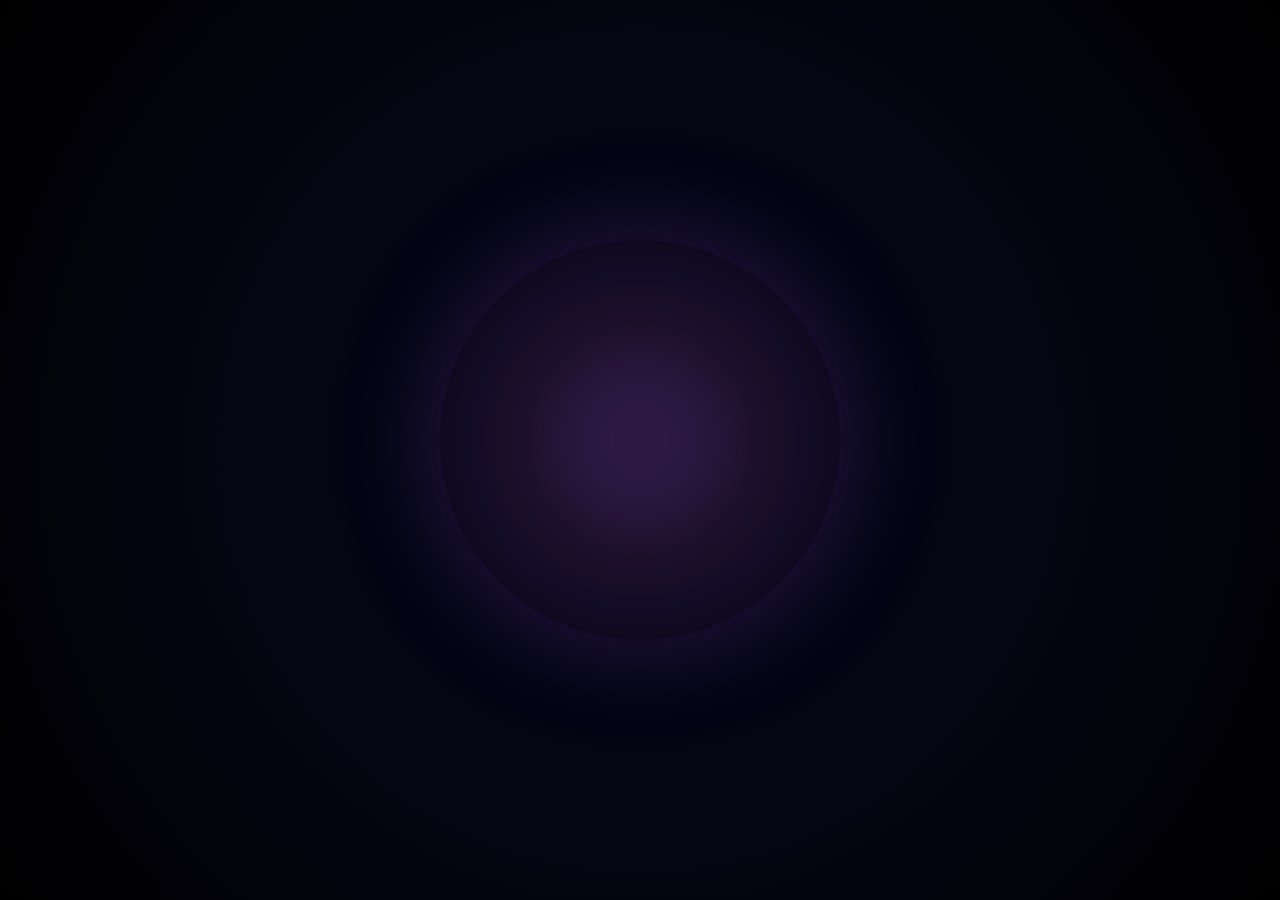
<file: index.html>
<!DOCTYPE html>
<html lang="en">
<head>
    <meta charset="UTF-8">
    <meta name="viewport" content="width=device-width, initial-scale=1.0">
    <title>Coming Soon</title>
    <link rel="stylesheet" href="./style.css">
</head>
<body>
    <div class="container">
        <div class="graphic fade-in"></div>
        <div class="text">
            <div class="coming-soon">Coming Soon</div>
            <div class="blackhole">Travis Graham</div>
        </div>
    </div>
</body>
</html>
</file>
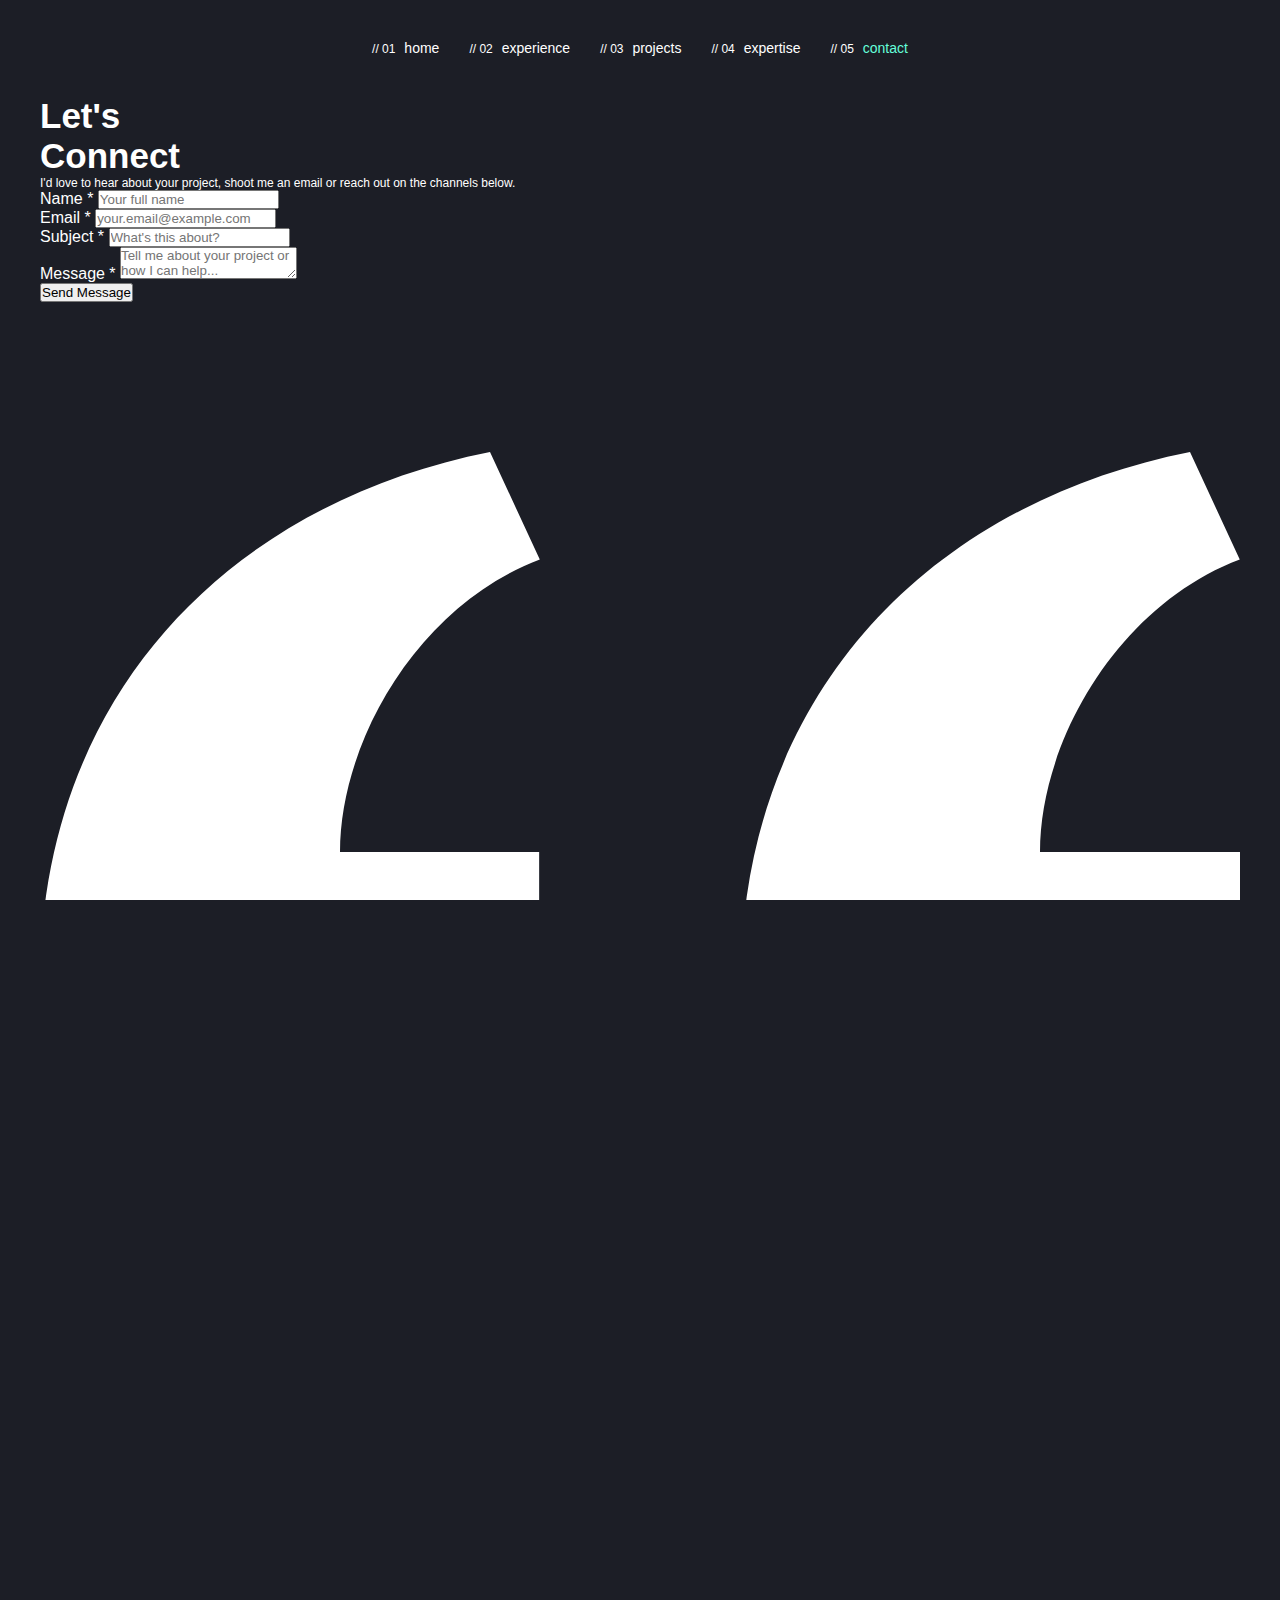
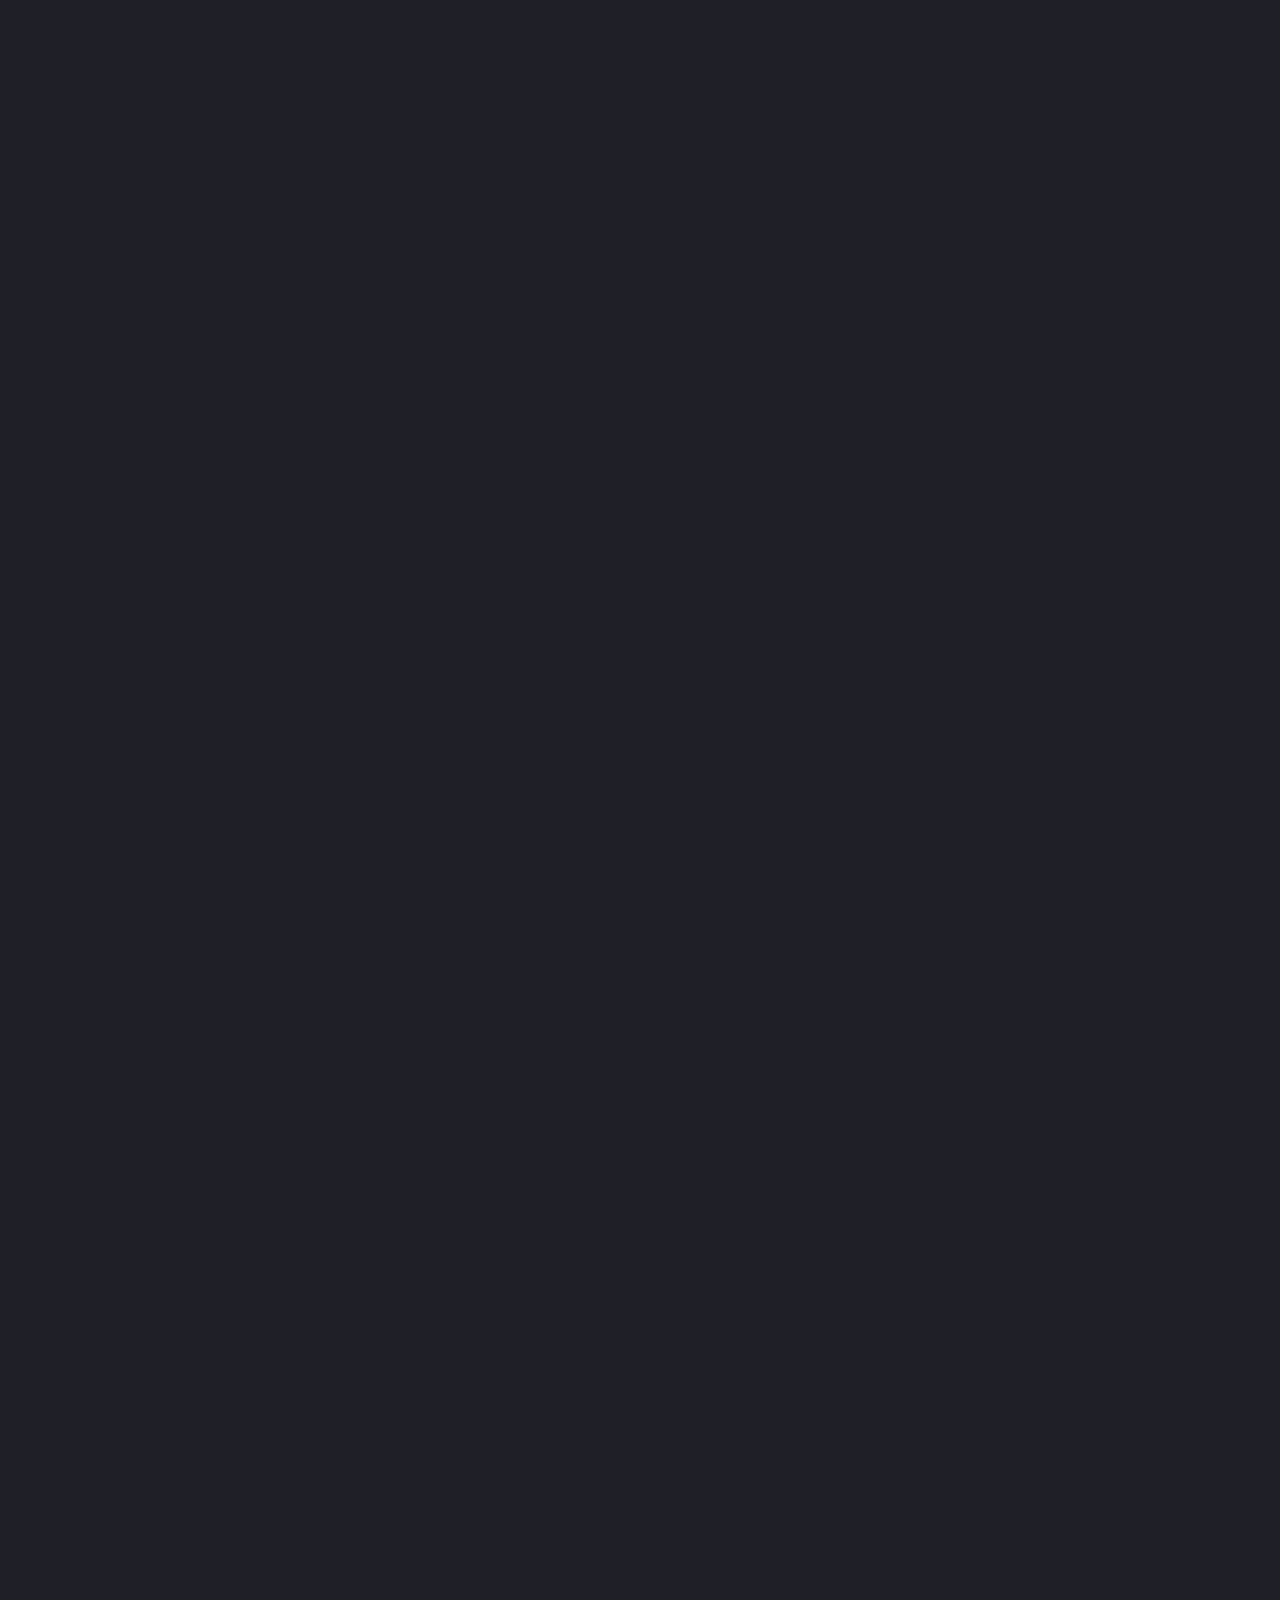
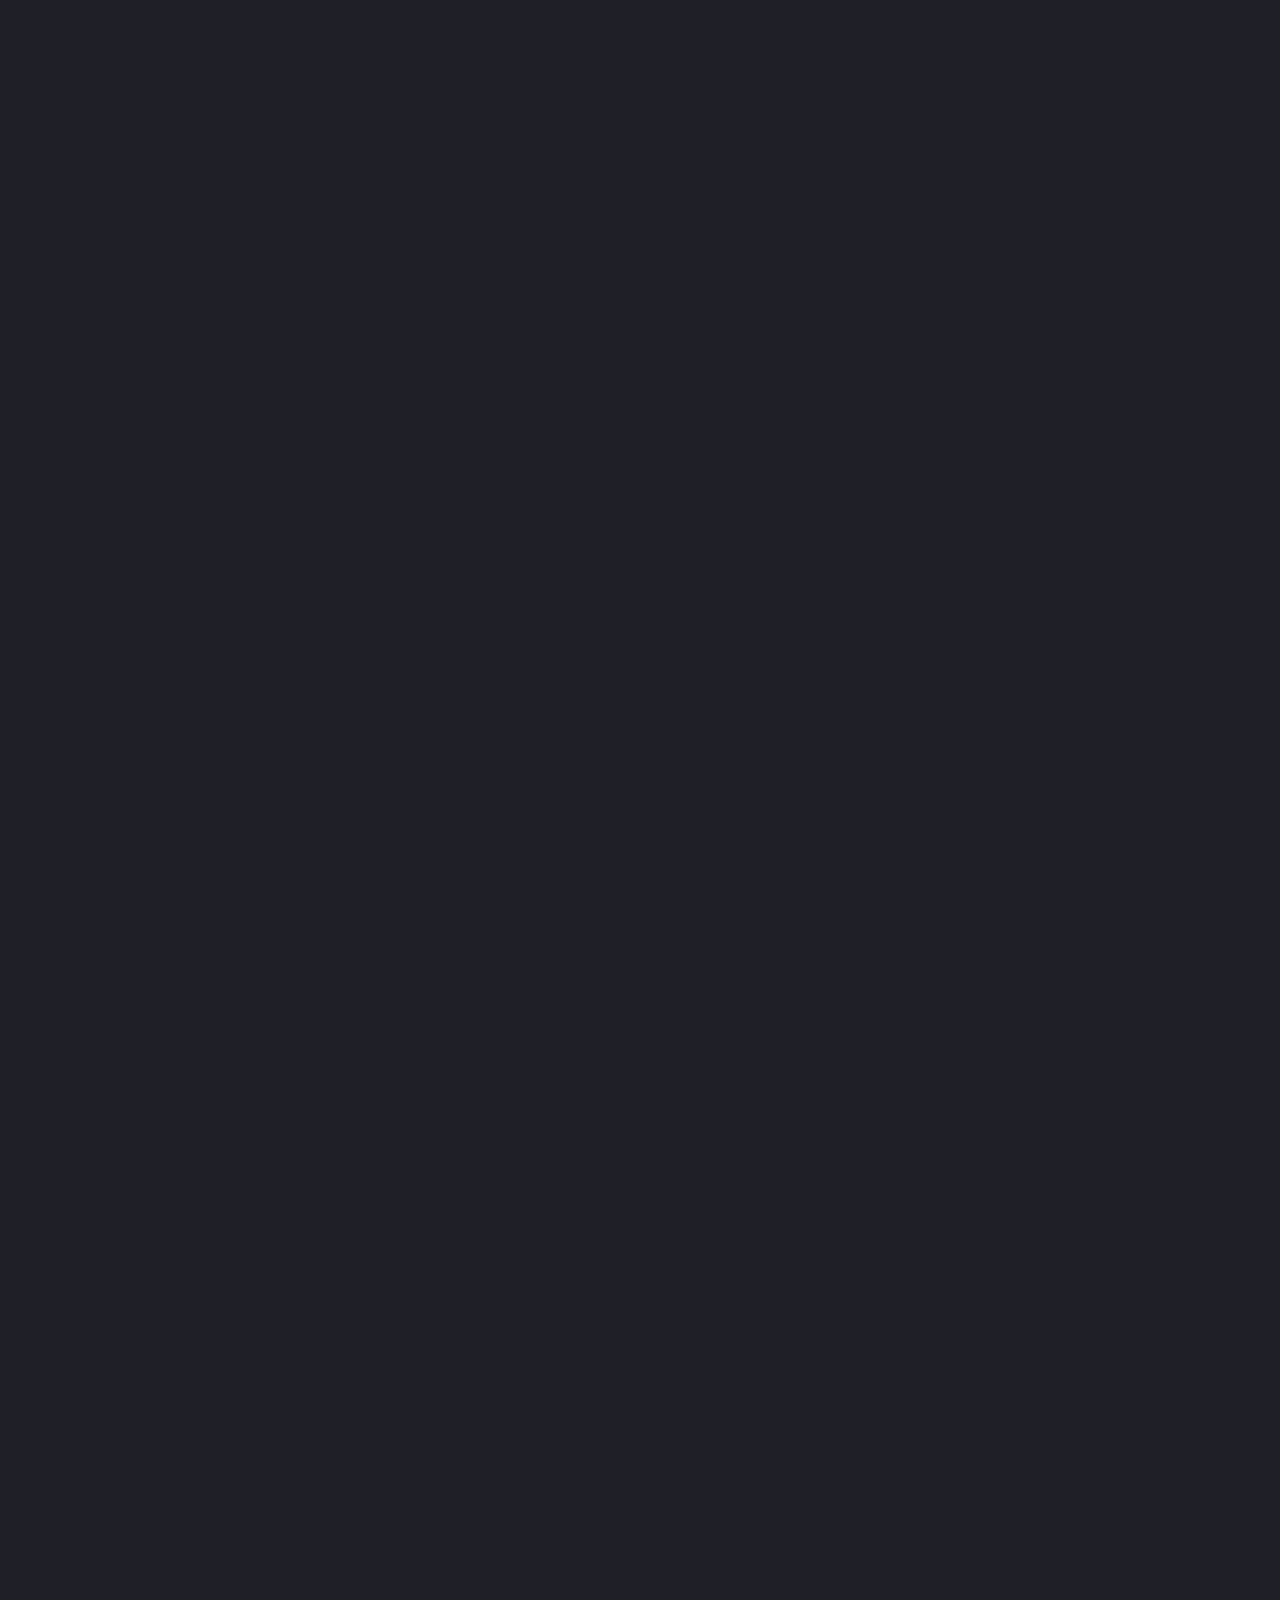
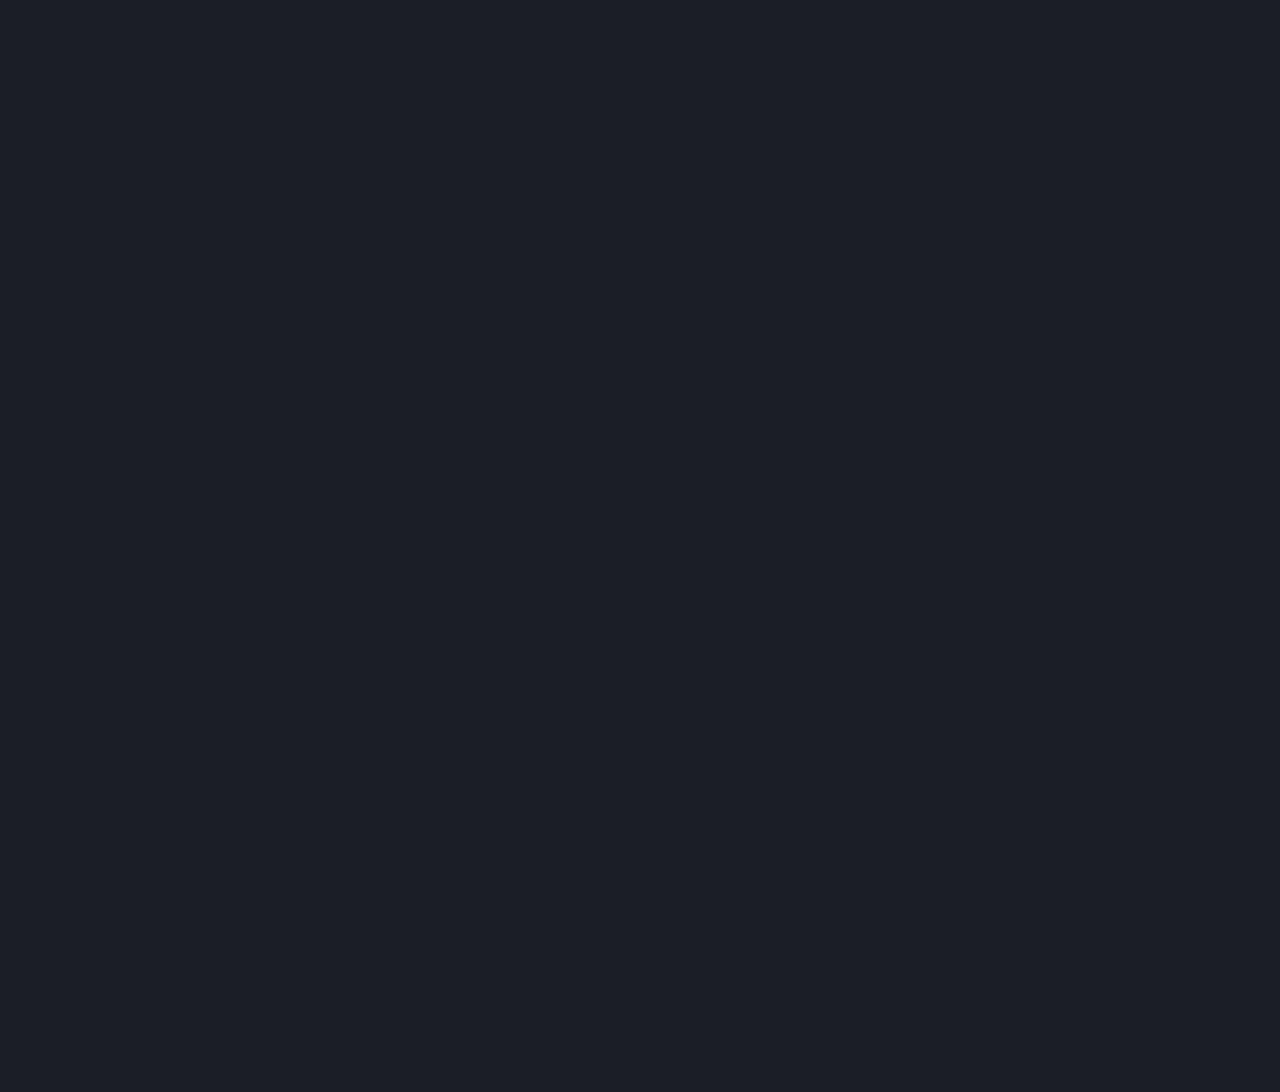
<file: contact.html>
<!DOCTYPE html>
<html lang="en">
<head>
    <meta charset="UTF-8">
    <meta name="viewport" content="width=device-width, initial-scale=1.0">
    <title>Contact - Travis Graham</title>
    <link rel="stylesheet" href="css/style.css">
</head>
<body>
    <div class="container">
        <main class="main-content">
            <nav class="navigation">
                <a href="index.html" class="nav-item"><span class="nav-number">// 01</span> home</a>
                <a href="experience.html" class="nav-item"><span class="nav-number">// 02</span> experience</a>
                <a href="projects.html" class="nav-item"><span class="nav-number">// 03</span> projects</a>
                <a href="expertise.html" class="nav-item"><span class="nav-number">// 04</span> expertise</a>
                <a href="contact.html" class="nav-item active"><span class="nav-number">// 05</span> contact</a>
            </nav>

            <header class="contact-header">
                <h1 class="page-header align-left">Let's<br>Connect</h1>
                <p class="contact-subtitle">I'd love to hear about your project, shoot me an email or reach out on the channels below.</p>
            </header>

            <section class="contact-section">
                <div class="contact-left">
                    <form class="contact-form" id="contactForm">
                        <div id="messageContainer"></div>
                        
                        <div class="form-row">
                            <div class="form-group">
                                <label for="name" class="form-label">Name *</label>
                                <input type="text" id="name" name="name" class="form-input" placeholder="Your full name" required>
                            </div>

                            <div class="form-group">
                                <label for="email" class="form-label">Email *</label>
                                <input type="email" id="email" name="email" class="form-input" placeholder="your.email@example.com" required>
                            </div>
                        </div>

                        <div class="form-group">
                            <label for="subject" class="form-label">Subject *</label>
                            <input type="text" id="subject" name="subject" class="form-input" placeholder="What's this about?" required>
                        </div>

                        <div class="form-group">
                            <label for="message" class="form-label">Message *</label>
                            <textarea id="message" name="message" class="form-textarea" placeholder="Tell me about your project or how I can help..." required></textarea>
                        </div>

                        <button type="submit" class="form-button" id="submitBtn">
                            <span id="btnText">Send Message</span>
                        </button>
                    </form>
                </div>

                <div class="testimonials">
                    <div class="testimonial">
                        <div class="testimonial-header">
                            <svg class="testimonial-quote" viewBox="0 0 24 24" fill="currentColor">
                                <path d="M14.017 21v-7.391c0-5.704 3.731-9.57 8.983-10.609l.995 2.151c-2.432.917-3.995 3.638-3.995 5.849h4v10h-9.983zm-14.017 0v-7.391c0-5.704 3.748-9.57 9-10.609l.996 2.151c-2.433.917-3.996 3.638-3.996 5.849h3.983v10h-9.983z"/>
                            </svg>
                            <img src="imgs/avatar-1.jpg" alt="Testimonial" class="testimonial-avatar">
                        </div>
                        <div class="testimonial-content">
                            <p class="testimonial-text">"Travis brings this rare blend of technical skill, creative vision, and actual execution. He has a way of stepping into messy situations and quickly bringing clarity and momentum. Whether it's embedded systems, branding, or events, he just gets things done — and done well. Working with him genuinely raised my expectations of what a great collaborator looks like. — Adrian Velasquez, Senior Systems Architect, LumaCore"</p>
                        </div>
                    </div>

                    <div class="testimonial">
                        <div class="testimonial-header">
                            <svg class="testimonial-quote" viewBox="0 0 24 24" fill="currentColor">
                                <path d="M14.017 21v-7.391c0-5.704 3.731-9.57 8.983-10.609l.995 2.151c-2.432.917-3.995 3.638-3.995 5.849h4v10h-9.983zm-14.017 0v-7.391c0-5.704 3.748-9.57 9-10.609l.996 2.151c-2.433.917-3.996 3.638-3.996 5.849h3.983v10h-9.983z"/>
                            </svg>
                            <img src="imgs/avatar-2.jpg" alt="Testimonial" class="testimonial-avatar">
                        </div>
                        <div class="testimonial-content">
                            <p class="testimonial-text">"I've seen Travis take a vague idea on a napkin and turn it into a working prototype before the coffee even cooled. His brain moves faster than most teams." 
— Mina S., Embedded Systems Lead at MicroNova"</p>
                        </div>
                    </div>

                    <div class="testimonial">
                        <div class="testimonial-header">
                            <svg class="testimonial-quote" viewBox="0 0 24 24" fill="currentColor">
                                <path d="M14.017 21v-7.391c0-5.704 3.731-9.57 8.983-10.609l.995 2.151c-2.432.917-3.995 3.638-3.995 5.849h4v10h-9.983zm-14.017 0v-7.391c0-5.704 3.748-9.57 9-10.609l.996 2.151c-2.433.917-3.996 3.638-3.996 5.849h3.983v10h-9.983z"/>
                            </svg>
                            <img src="imgs/avatar-3.webp" alt="Testimonial" class="testimonial-avatar">
                        </div>
                        <div class="testimonial-content">
                            <p class="testimonial-text">""When Travis says he's going to do something, it gets done — and usually better than you imagined. Whether it's building hardware, launching a brand, or organizing a killer event, he's your guy."
— Lena Cho, Product Strategist & Founder, Forma Studio"</p>
                        </div>
                    </div>
                </div>
            </section>
        </main>
    </div>

    <script>
        document.addEventListener('DOMContentLoaded', function() {
            const form = document.getElementById('contactForm');
            const messageContainer = document.getElementById('messageContainer');
            const submitBtn = document.getElementById('submitBtn');
            const btnText = document.getElementById('btnText');

            function showMessage(message, type) {
                messageContainer.innerHTML = `<div class="message ${type}">${message}</div>`;
                setTimeout(() => {
                    messageContainer.innerHTML = '';
                }, 5000);
            }

            function validateEmail(email) {
                const emailRegex = /^[^\s@]+@[^\s@]+\.[^\s@]+$/;
                return emailRegex.test(email);
            }

            function validateForm(formData) {
                const errors = [];

                if (!formData.get('name').trim()) {
                    errors.push('Name is required');
                }

                if (!formData.get('email').trim()) {
                    errors.push('Email is required');
                } else if (!validateEmail(formData.get('email'))) {
                    errors.push('Please enter a valid email address');
                }

                if (!formData.get('subject').trim()) {
                    errors.push('Subject is required');
                }

                if (!formData.get('message').trim()) {
                    errors.push('Message is required');
                } else if (formData.get('message').trim().length < 10) {
                    errors.push('Message must be at least 10 characters long');
                }

                return errors;
            }

            async function submitForm(formData) {
                // Simulate API call delay
                await new Promise(resolve => setTimeout(resolve, 1500));

                // Simulate random success/failure for demo purposes
                const isSuccess = Math.random() > 0.3; // 70% success rate for demo

                if (isSuccess) {
                    return { success: true };
                } else {
                    throw new Error('Failed to send message. Please try again.');
                }
            }

            form.addEventListener('submit', async function(e) {
                e.preventDefault();

                const formData = new FormData(form);
                const errors = validateForm(formData);

                if (errors.length > 0) {
                    showMessage(errors.join(', '), 'error');
                    return;
                }

                // Update button state
                submitBtn.disabled = true;
                btnText.textContent = 'Sending...';

                try {
                    await submitForm(formData);
                    
                    showMessage('Thank you! Your message has been sent successfully. I\'ll get back to you soon.', 'success');
                    form.reset();
                    
                } catch (error) {
                    showMessage(error.message, 'error');
                } finally {
                    // Reset button state
                    submitBtn.disabled = false;
                    btnText.textContent = 'Send Message';
                }
            });

            // Add input animation effects
            const inputs = document.querySelectorAll('.form-input, .form-textarea');
            inputs.forEach(input => {
                input.addEventListener('focus', function() {
                    this.parentElement.style.transform = 'translateY(-2px)';
                });

                input.addEventListener('blur', function() {
                    this.parentElement.style.transform = 'translateY(0)';
                });
            });
        });
    </script>
</body>
</html>
</file>
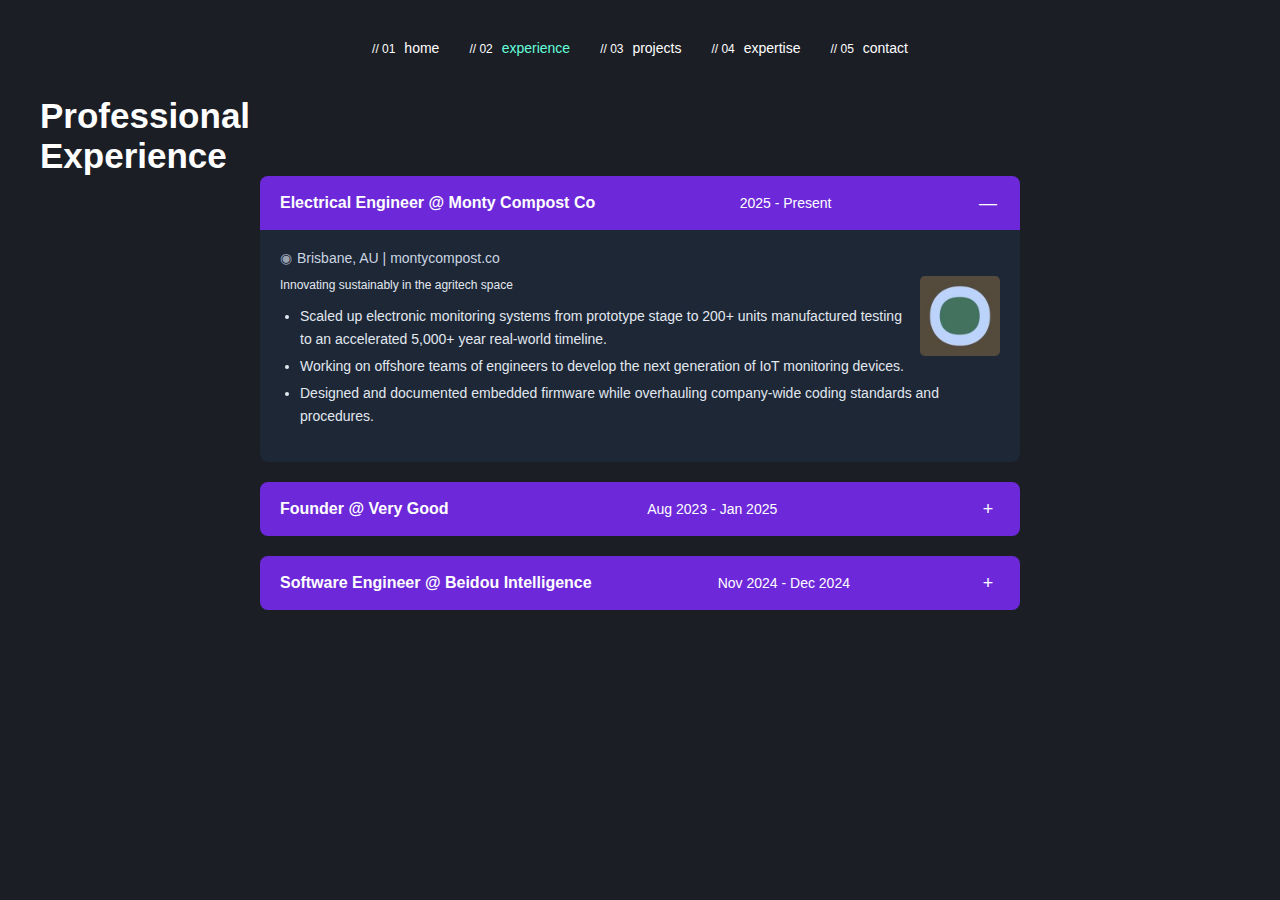
<file: experience.html>
<!DOCTYPE html>
<html lang="en">
<head>
    <meta charset="UTF-8">
    <meta name="viewport" content="width=device-width, initial-scale=1.0">
    <title>Travis Graham - Professional Experience</title>
    <link rel="stylesheet" href="css/style.css">
</head>
<body>
    <div class="container">
        <main class="main-content">
            <nav class="navigation">
                <a href="index.html" class="nav-item"><span class="nav-number"><s>// 01</s></span> home</a>
                <a href="experience.html" class="nav-item active"><span class="nav-number">// 02</span> experience</a>
                <a href="projects.html" class="nav-item"><span class="nav-number"><s>// 03</s></span> projects</a>
                <a href="expertise.html" class="nav-item"><span class="nav-number"><s>// 04</s></span> expertise</a>
                <a href="contact.html" class="nav-item"><span class="nav-number"><s>// 05</s></span> contact</a>
            </nav>

            <h1 class="page-header">Professional<br>Experience</h1>
            
            <div class="experience-container">
                <div class="experience-item">
                    <div class="experience-header-bar" onclick="toggleExperience('exp1')">
                        <div class="job-title">Electrical Engineer @ Monty Compost Co</div>
                        <div class="job-period">2025 - Present</div>
                        <button class="toggle-btn">—</button>
                    </div>
                    <div id="exp1" class="experience-content active">
                        <div class="location">
                            <span class="location-icon">◉</span> Brisbane, AU | montycompost.co
                        </div>
                        <img src="imgs/monty-logo.jpg" alt="Monty Compost Co Logo" class="company-image">
                        <div class="experience-details">
                          <p>Innovating sustainably in the agritech space</p>
                          <ul>
                            <li>Scaled up electronic monitoring systems from prototype stage to 200+ units manufactured testing to an accelerated 5,000+ year real-world timeline.</li>
                            <li>Working on offshore teams of engineers to develop the next generation of IoT monitoring devices.</li>
                            <li>Designed and documented embedded firmware while overhauling company-wide coding standards and procedures.</li>
                          </ul>
                        </div>
                    </div>
                </div>
                
                <div class="experience-item">
                    <div class="experience-header-bar" onclick="toggleExperience('exp2')">
                        <div class="job-title">Founder @ Very Good</div>
                        <div class="job-period">Aug 2023 - Jan 2025</div>
                        <button class="toggle-btn">+</button>
                    </div>
                    <div id="exp2" class="experience-content">
                        <div class="location">
                            <span class="location-icon">◉</span> Brisbane, AU | verygoodmatcha.com.au
                        </div>
                        <img src="imgs/verygood-logo.png" alt="Very Good Logo" class="company-image">
                        <div class="experience-details">
                            <p>Founded a revolutionary approach to enjoying matcha on the go with premium quality matcha sachets.</p>
                            <ul>
                                <li>Created and launched two products: ceremonial grade matcha sachets and tins</li>
                                <li>Retailed 4,000+ units and generated $8K/month via eCommerce and wholesale</li>
                                <li>Managed market stalls, digital campaigns, and $20K+ in international inventory</li>
                            </ul>
                        </div>
                    </div>
                </div>
                
                <div class="experience-item">
                    <div class="experience-header-bar" onclick="toggleExperience('exp3')">
                        <div class="job-title">Software Engineer @ Beidou Intelligence</div>
                        <div class="job-period">Nov 2024 - Dec 2024</div>
                        <button class="toggle-btn">+</button>
                    </div>
                    <div id="exp3" class="experience-content">
                        <div class="location">
                            <span class="location-icon">◉</span> Shezhen, China
                        </div>
                        <div class="experience-details">
                            <p>Short-term contract focusing on scaling AI inference systems for specialized computer vision applications.</p>
                            <ul>
                                <li>Implemented inference optimization for real-time video analysis</li>
                                <li>Developed Python backend integrations for AI-based object detection systems</li>
                                <li>Collaborated with international team to deploy and test AI models in production</li>
                            </ul>
                        </div>
                    </div>
                </div>
            </div>
        </main>
    </div>

    <script src="js/script.js"></script>
</body>
</html>
</file>
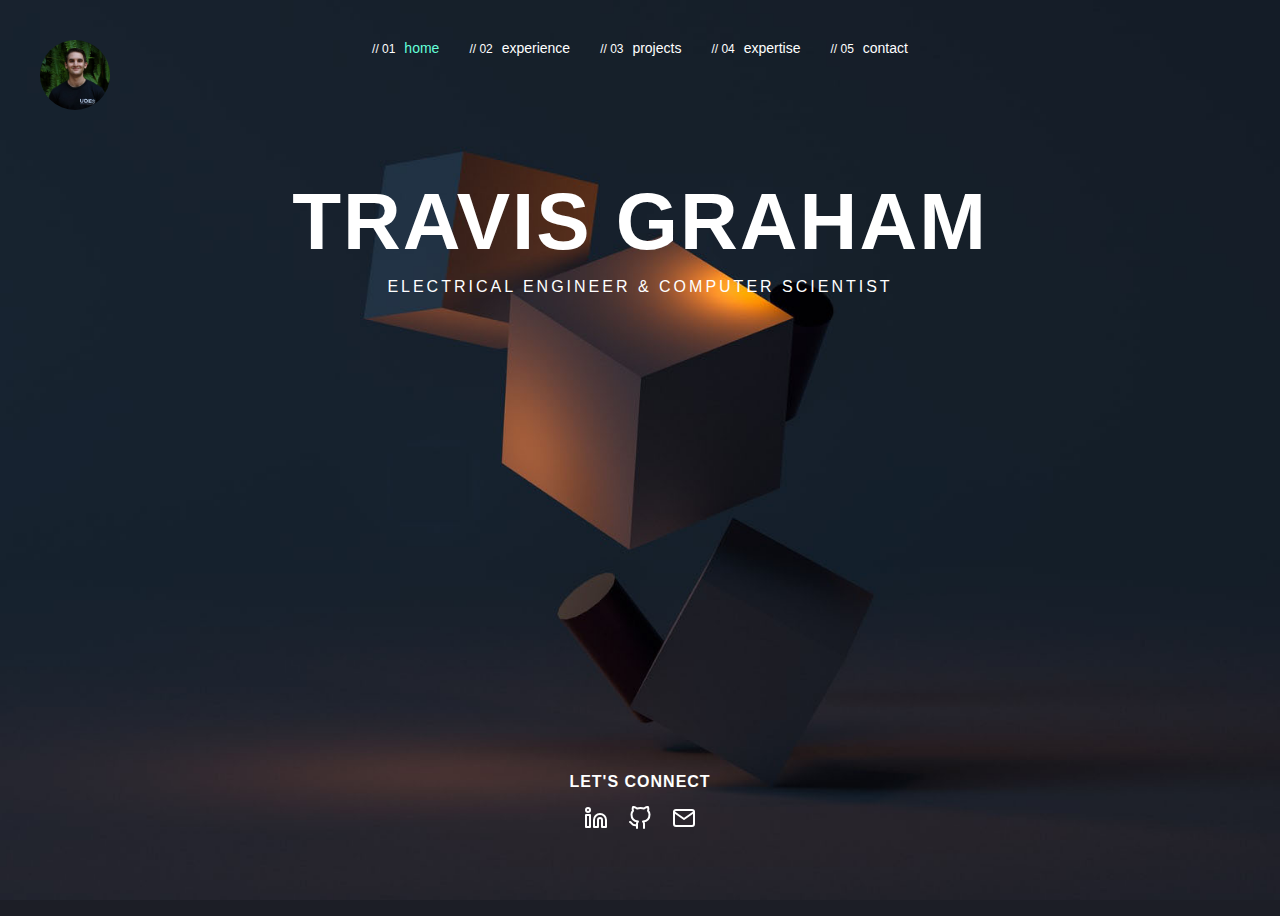
<file: home.html>
<!DOCTYPE html>
<html lang="en">
<head>
    <meta charset="UTF-8">
    <meta name="viewport" content="width=device-width, initial-scale=1.0">
    <title>Travis Graham - Home</title>
    <link rel="stylesheet" href="css/style.css">
    <style>
        /* Set full-screen background image */
        .body-home {
            background-image: url('imgs/home-background-img.jpg');
            background-size: cover;
            background-position: center;
            background-repeat: no-repeat;
            background-attachment: fixed;
        }
        
        /* Ensure container doesn't have a background that blocks the image */
        .container, .main-content {
            background-color: transparent;
        }
        
        /* Add a subtle overlay to improve text readability */
        body::before {
            content: '';
            position: fixed;
            top: 0;
            left: 0;
            width: 100%;
            height: 100%;
            background-color: rgba(28, 30, 38, 0.7); /* Semi-transparent overlay */
            z-index: -1;
        }
        
        /* Additional styles specific to home page */
        .home-container {
            display: flex;
            flex-direction: column;
            justify-content: space-between;
            min-height: calc(100vh - 120px);
        }
        
        .home-header {
            margin-top: 80px;
            text-align: center;
        }
        
        .name-heading {
            font-size: 80px;
            font-weight: 700;
            letter-spacing: 2px;
            margin-bottom: 10px;
            text-align: center;
        }
        
        .subtitle {
            font-size: 16px;
            letter-spacing: 3px;
            color: #ffffff;
            font-weight: normal;
        }
        
        .profile-image {
            width: 70px;
            height: 70px;
            border-radius: 50%;
            position: absolute;
            object-fit: cover;
            top: 40px;
            left: 40px;
        }
        
        .social-links {
            text-align: center;
            margin-bottom: 40px;
        }
        
        .social-links h3 {
            font-size: 16px;
            margin-bottom: 15px;
            letter-spacing: 1px;
        }
        
        .social-icons {
            display: flex;
            justify-content: center;
            gap: 20px;
        }
        
        .social-icon {
            font-size: 24px;
            color: white;
            text-decoration: none;
        }
        
        /* Override active state for home */
        .nav-item.active {
            color: #64ffda;
        }
    </style>
</head>
<body class="body-home">
    <div class="container">
        <main class="main-content">
            <nav class="navigation">
                <a href="home.html" class="nav-item active"><span class="nav-number">// 01</span> home</a>
                <a href="experience.html" class="nav-item"><span class="nav-number"><s>// 02</s></span> experience</a>
                <a href="projects.html" class="nav-item"><span class="nav-number"><s>// 03</s></span> projects</a>
                <a href="expertise.html" class="nav-item"><span class="nav-number"><s>// 04</s></span> expertise</a>
                <a href="contact.html" class="nav-item"><span class="nav-number"><s>// 05</s></span> contact</a>
            </nav>
            
            <img src="imgs/pfp.jpg" alt="Travis Graham" class="profile-image">
            
            <div class="home-container">
                <div class="home-header">
                    <h1 class="name-heading">TRAVIS GRAHAM</h1>
                    <p class="subtitle">ELECTRICAL ENGINEER & COMPUTER SCIENTIST</p>
                </div>
                
                <div class="social-links">
                    <h3>LET'S CONNECT</h3>
                    <div class="social-icons">
                        <a href="https://www.linkedin.com/in/travis-graham-/" target="_blank" class="social-icon" aria-label="LinkedIn">
                            <svg xmlns="http://www.w3.org/2000/svg" width="24" height="24" viewBox="0 0 24 24" fill="none" stroke="currentColor" stroke-width="2" stroke-linecap="round" stroke-linejoin="round">
                                <path d="M16 8a6 6 0 0 1 6 6v7h-4v-7a2 2 0 0 0-2-2 2 2 0 0 0-2 2v7h-4v-7a6 6 0 0 1 6-6z"></path>
                                <rect x="2" y="9" width="4" height="12"></rect>
                                <circle cx="4" cy="4" r="2"></circle>
                            </svg>
                        </a>
                        <a href="https://github.com/Trav04"  target="_blank" class="social-icon" aria-label="GitHub">
                            <svg xmlns="http://www.w3.org/2000/svg" width="24" height="24" viewBox="0 0 24 24" fill="none" stroke="currentColor" stroke-width="2" stroke-linecap="round" stroke-linejoin="round">
                                <path d="M9 19c-5 1.5-5-2.5-7-3m14 6v-3.87a3.37 3.37 0 0 0-.94-2.61c3.14-.35 6.44-1.54 6.44-7A5.44 5.44 0 0 0 20 4.77 5.07 5.07 0 0 0 19.91 1S18.73.65 16 2.48a13.38 13.38 0 0 0-7 0C6.27.65 5.09 1 5.09 1A5.07 5.07 0 0 0 5 4.77a5.44 5.44 0 0 0-1.5 3.78c0 5.42 3.3 6.61 6.44 7A3.37 3.37 0 0 0 9 18.13V22"></path>
                            </svg>
                        </a>
                        <a href="mailto:contact@travisgraham.com" target="_blank" class="social-icon" aria-label="Email">
                            <svg xmlns="http://www.w3.org/2000/svg" width="24" height="24" viewBox="0 0 24 24" fill="none" stroke="currentColor" stroke-width="2" stroke-linecap="round" stroke-linejoin="round">
                                <path d="M4 4h16c1.1 0 2 .9 2 2v12c0 1.1-.9 2-2 2H4c-1.1 0-2-.9-2-2V6c0-1.1.9-2 2-2z"></path>
                                <polyline points="22,6 12,13 2,6"></polyline>
                            </svg>
                        </a>
                    </div>
                </div>
            </div>
        </main>
    </div>
</body>
</html>
</file>
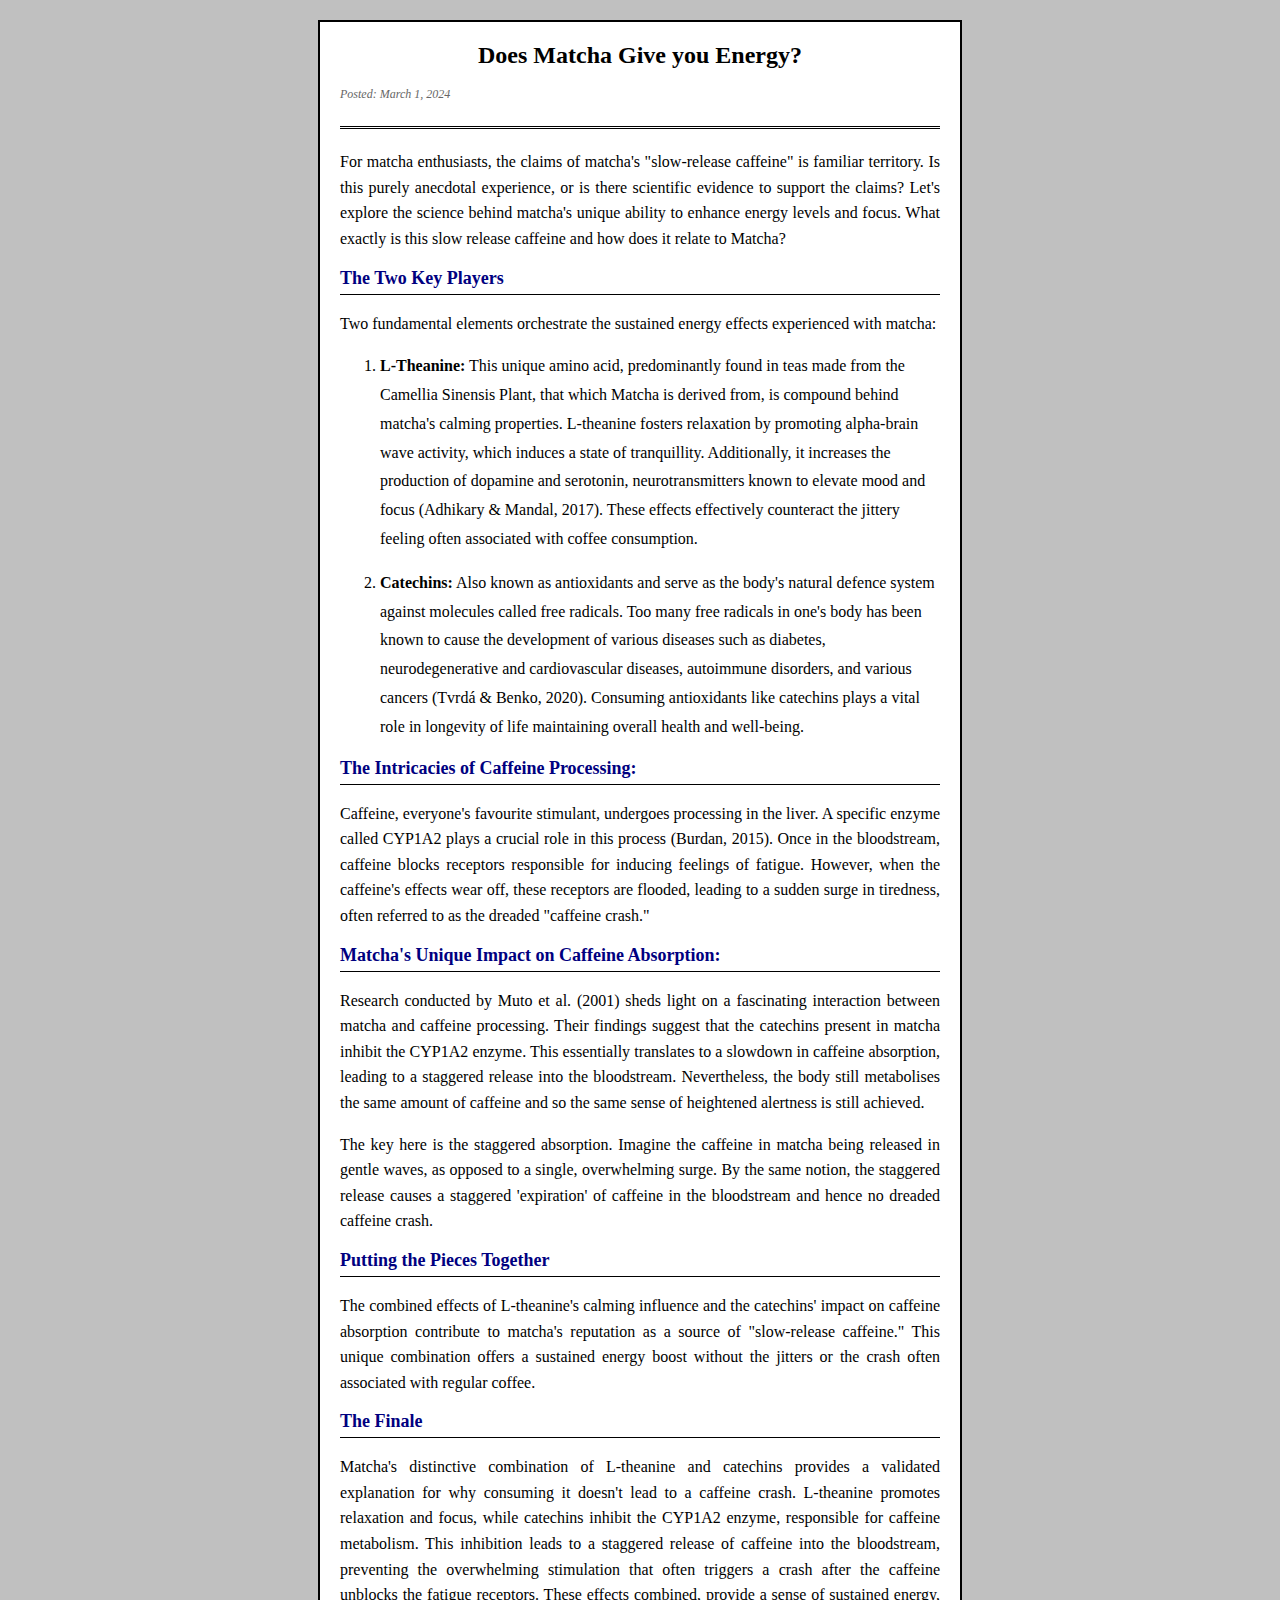
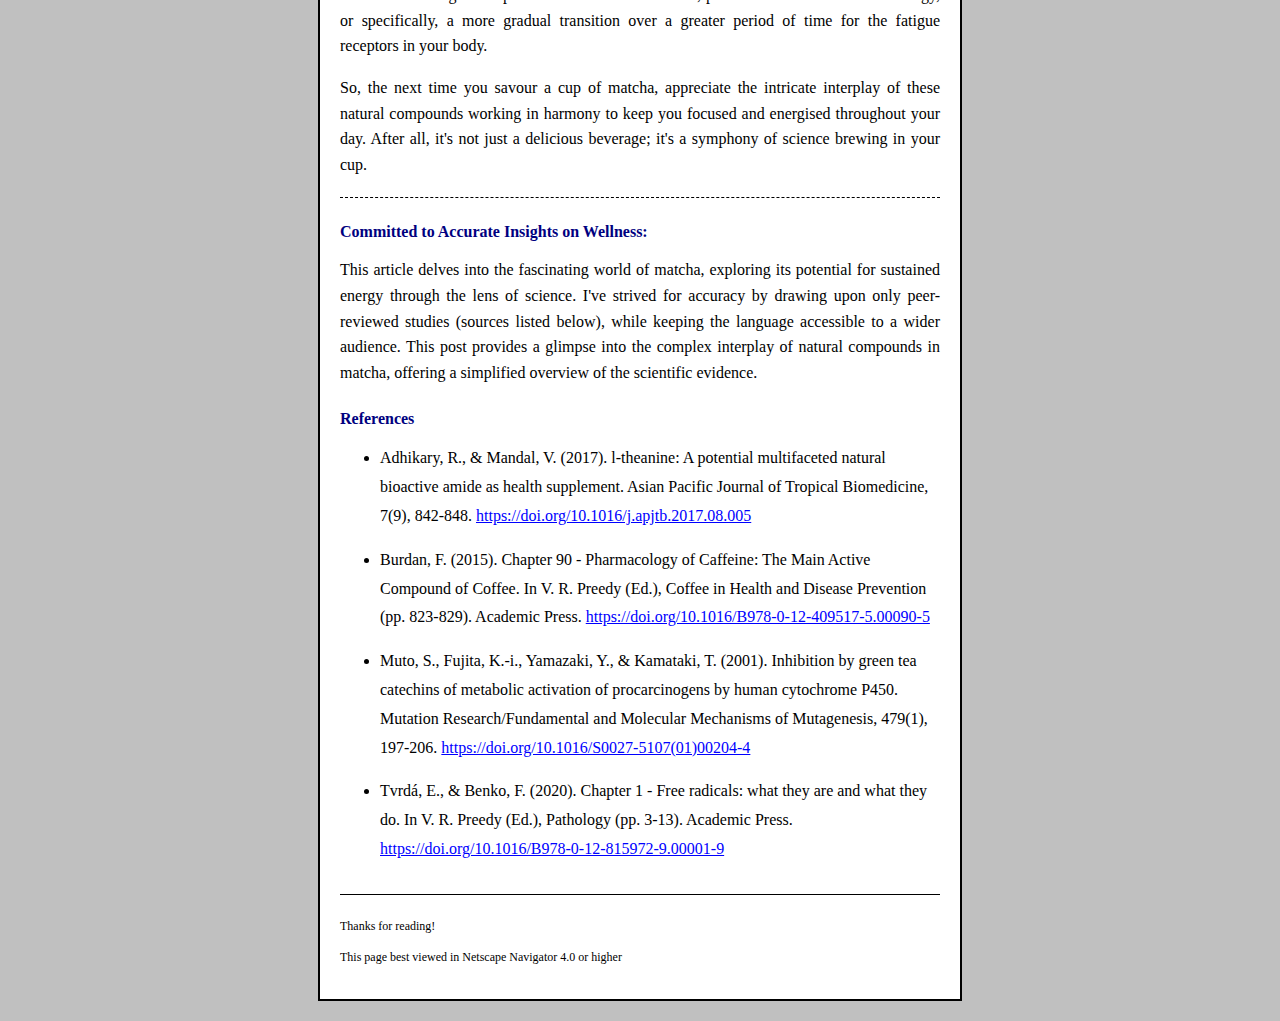
<file: blogs/does_matcha_give_you_energy_01_03_2024.html>
<!DOCTYPE html>
<html lang="en">
<head>
    <meta charset="UTF-8">
    <meta name="viewport" content="width=device-width, initial-scale=1.0">
    <title>Does Matcha Give you Energy?</title>
    <style>
        body {
            background-color: #c0c0c0;
            font-family: "Times New Roman", Times, serif;
            margin: 0;
            padding: 20px;
            color: #000000;
        }

        .container {
            max-width: 600px;
            margin: 0 auto;
            background-color: #ffffff;
            border: 2px solid #000000;
            padding: 20px;
        }

        h1 {
            font-size: 24px;
            color: #000000;
            text-align: center;
            margin-top: 0;
        }

        h2 {
            font-size: 18px;
            color: #000080;
            border-bottom: 1px solid #000000;
            padding-bottom: 5px;
        }

        h3 {
            font-size: 16px;
            color: #000080;
            margin-top: 25px;
        }

        p {
            line-height: 1.6;
            text-align: justify;
        }

        a {
            color: #0000ff;
            text-decoration: underline;
        }

        a:visited {
            color: #800080;
        }

        a:hover {
            color: #ff0000;
        }

        .header {
            border-bottom: 3px double #000000;
            margin-bottom: 20px;
            padding-bottom: 10px;
        }

        .date {
            font-size: 12px;
            color: #666666;
            font-style: italic;
        }

        .footer {
            border-top: 1px solid #000000;
            margin-top: 30px;
            padding-top: 10px;
            text-align: center;
            font-size: 12px;
        }

        hr {
            border: 0;
            border-top: 1px dashed #000000;
            margin: 20px 0;
        }

        blockquote {
            border-left: 3px solid #000000;
            margin-left: 20px;
            padding-left: 15px;
            font-style: italic;
        }

        ol, ul {
            line-height: 1.8;
        }

        li {
            margin-bottom: 15px;
        }

        strong {
            color: #000000;
        }

        @media (max-width: 768px) {
            body {
                padding: 10px;
            }
            .container {
                border: 1px solid #000000;
                padding: 15px;
            }
        }
    </style>
</head>
<body>
    <div class="container">
        <div class="header">
            <h1>Does Matcha Give you Energy?</h1>
            <p class="date">Posted: March 1, 2024</p>
        </div>
        
        <p>For matcha enthusiasts, the claims of matcha's "slow-release caffeine" is familiar territory. Is this purely anecdotal experience, or is there scientific evidence to support the claims? Let's explore the science behind matcha's unique ability to enhance energy levels and focus. What exactly is this slow release caffeine and how does it relate to Matcha?</p>
        
        <h2>The Two Key Players</h2>
        
        <p>Two fundamental elements orchestrate the sustained energy effects experienced with matcha:</p>
        
        <ol>
            <li><strong>L-Theanine:</strong> This unique amino acid, predominantly found in teas made from the Camellia Sinensis Plant, that which Matcha is derived from, is compound behind matcha's calming properties. L-theanine fosters relaxation by promoting alpha-brain wave activity, which induces a state of tranquillity. Additionally, it increases the production of dopamine and serotonin, neurotransmitters known to elevate mood and focus (Adhikary & Mandal, 2017). These effects effectively counteract the jittery feeling often associated with coffee consumption.</li>
            
            <li><strong>Catechins:</strong> Also known as antioxidants and serve as the body's natural defence system against molecules called free radicals. Too many free radicals in one's body has been known to cause the development of various diseases such as diabetes, neurodegenerative and cardiovascular diseases, autoimmune disorders, and various cancers (Tvrdá & Benko, 2020). Consuming antioxidants like catechins plays a vital role in longevity of life maintaining overall health and well-being.</li>
        </ol>
        
        <h2>The Intricacies of Caffeine Processing:</h2>
        
        <p>Caffeine, everyone's favourite stimulant, undergoes processing in the liver. A specific enzyme called CYP1A2 plays a crucial role in this process (Burdan, 2015). Once in the bloodstream, caffeine blocks receptors responsible for inducing feelings of fatigue. However, when the caffeine's effects wear off, these receptors are flooded, leading to a sudden surge in tiredness, often referred to as the dreaded "caffeine crash."</p>
        
        <h2>Matcha's Unique Impact on Caffeine Absorption:</h2>
        
        <p>Research conducted by Muto et al. (2001) sheds light on a fascinating interaction between matcha and caffeine processing. Their findings suggest that the catechins present in matcha inhibit the CYP1A2 enzyme. This essentially translates to a slowdown in caffeine absorption, leading to a staggered release into the bloodstream. Nevertheless, the body still metabolises the same amount of caffeine and so the same sense of heightened alertness is still achieved.</p>
        
        <p>The key here is the staggered absorption. Imagine the caffeine in matcha being released in gentle waves, as opposed to a single, overwhelming surge. By the same notion, the staggered release causes a staggered 'expiration' of caffeine in the bloodstream and hence no dreaded caffeine crash.</p>
        
        <h2>Putting the Pieces Together</h2>
        
        <p>The combined effects of L-theanine's calming influence and the catechins' impact on caffeine absorption contribute to matcha's reputation as a source of "slow-release caffeine." This unique combination offers a sustained energy boost without the jitters or the crash often associated with regular coffee.</p>
        
        <h2>The Finale</h2>
        
        <p>Matcha's distinctive combination of L-theanine and catechins provides a validated explanation for why consuming it doesn't lead to a caffeine crash. L-theanine promotes relaxation and focus, while catechins inhibit the CYP1A2 enzyme, responsible for caffeine metabolism. This inhibition leads to a staggered release of caffeine into the bloodstream, preventing the overwhelming stimulation that often triggers a crash after the caffeine unblocks the fatigue receptors. These effects combined, provide a sense of sustained energy, or specifically, a more gradual transition over a greater period of time for the fatigue receptors in your body.</p>
        
        <p>So, the next time you savour a cup of matcha, appreciate the intricate interplay of these natural compounds working in harmony to keep you focused and energised throughout your day. After all, it's not just a delicious beverage; it's a symphony of science brewing in your cup.</p>
        
        <hr>
        
        <h3>Committed to Accurate Insights on Wellness:</h3>
        
        <p>This article delves into the fascinating world of matcha, exploring its potential for sustained energy through the lens of science. I've strived for accuracy by drawing upon only peer-reviewed studies (sources listed below), while keeping the language accessible to a wider audience. This post provides a glimpse into the complex interplay of natural compounds in matcha, offering a simplified overview of the scientific evidence.</p>
        
        <h3>References</h3>
        
        <ul>
            <li>Adhikary, R., & Mandal, V. (2017). l-theanine: A potential multifaceted natural bioactive amide as health supplement. Asian Pacific Journal of Tropical Biomedicine, 7(9), 842-848. <a href="https://doi.org/10.1016/j.apjtb.2017.08.005">https://doi.org/10.1016/j.apjtb.2017.08.005</a></li>
            
            <li>Burdan, F. (2015). Chapter 90 - Pharmacology of Caffeine: The Main Active Compound of Coffee. In V. R. Preedy (Ed.), Coffee in Health and Disease Prevention (pp. 823-829). Academic Press. <a href="https://doi.org/10.1016/B978-0-12-409517-5.00090-5">https://doi.org/10.1016/B978-0-12-409517-5.00090-5</a></li>
            
            <li>Muto, S., Fujita, K.-i., Yamazaki, Y., & Kamataki, T. (2001). Inhibition by green tea catechins of metabolic activation of procarcinogens by human cytochrome P450. Mutation Research/Fundamental and Molecular Mechanisms of Mutagenesis, 479(1), 197-206. <a href="https://doi.org/10.1016/S0027-5107(01)00204-4">https://doi.org/10.1016/S0027-5107(01)00204-4</a></li>
            
            <li>Tvrdá, E., & Benko, F. (2020). Chapter 1 - Free radicals: what they are and what they do. In V. R. Preedy (Ed.), Pathology (pp. 3-13). Academic Press. <a href="https://doi.org/10.1016/B978-0-12-815972-9.00001-9">https://doi.org/10.1016/B978-0-12-815972-9.00001-9</a></li>
        </ul>

        <div class="footer">
            <p>Thanks for reading!</p>
            <p>This page best viewed in Netscape Navigator 4.0 or higher</p>
        </div>
    </div>
</body>
</html>
</file>
<file: style.css>
* {
  margin: 0;
  padding: 0;
  box-sizing: border-box;
}

body {
  height: 100vh;
  display: flex;
  justify-content: center;
  align-items: center;
  background: radial-gradient(circle, rgba(5, 5, 20, 1) 50%, rgba(0, 0, 0, 1) 100%);
  overflow: hidden;
  font-family: 'Arial', sans-serif;
}

.container {
  text-align: center;
  position: relative;
}

.fade-in {
  animation: fadeIn 2.5s ease-out forwards;
}

@keyframes fadeIn {
  from {
      opacity: 0;
      transform: scale(0.95);
  }
  to {
      opacity: 1;
      transform: scale(1);
  }
}

.graphic {
  position: absolute;
  top: 40%; /* Adjusted for positioning */
  left: 50%;
  transform: translate(-50%, -50%);
  width: 400px;
  height: 400px;
  background: radial-gradient(circle, rgba(0, 0, 0, 1) 40%, rgba(0, 0, 0, 0) 60%);
  border-radius: 50%;
  box-shadow: 0px 0px 60px 30px rgba(18, 13, 41, 0.8);
  z-index: 1;
}

.graphic:before {
  content: '';
  position: absolute;
  top: 50%;
  left: 50%;
  transform: translate(-50%, -50%) scale(1.3);
  width: 320px;
  height: 320px;
  background: radial-gradient(circle, rgba(69, 38, 104, 0.8) 10%, rgba(0, 0, 0, 0) 80%);
  border-radius: 50%;
  filter: blur(40px);
  animation: pulse 4s infinite;
}

@keyframes pulse {
  0%, 100% {
      transform: translate(-50%, -50%) scale(1.3);
  }
  50% {
      transform: translate(-50%, -50%) scale(1.5);
  }
}

.text {
  color: white;
  letter-spacing: 0.15em;
  text-transform: uppercase;
  z-index: 2;
  position: relative;
}

.coming-soon {
  font-size: 3rem;
  margin-bottom: 10px;
  opacity: 0;
  animation: fadeIn 3s ease-out forwards;
  animation-delay: 1s;
}

.blackhole {
  font-size: 1.8rem;
  opacity: 0;
  animation: fadeIn 3s ease-out forwards;
  animation-delay: 1.5s;
}

.glow {
  position: absolute;
  top: 40%; /* Adjusted to match graphic positioning */
  left: 50%;
  transform: translate(-50%, -50%) rotate(-45deg);
  width: 250px;
  height: 250px;
  border-radius: 50%;
  background: linear-gradient(135deg, rgba(69, 38, 104, 0) 50%, rgba(69, 38, 104, 0.7) 70%, rgba(0, 0, 0, 0) 100%);
  filter: blur(15px);
  z-index: 0;
  animation: rotateGlow 8s linear infinite;
}

@keyframes rotateGlow {
  0% {
      transform: translate(-50%, -50%) rotate(0deg);
  }
  100% {
      transform: translate(-50%, -50%) rotate(360deg);
  }
}
</file>
<file: css/style.css>
* {
    margin: 0;
    padding: 0;
    box-sizing: border-box;
    font-family: Arial, sans-serif;
}

html, body {
    height: 100%;
    overflow-x: hidden;
    background-color: #1c1e26;
}
.nav-item s {
    text-decoration: none;
    position: relative;
    display: inline-block;
}

/* Create hand-drawn strikethrough effect */
.nav-item s::after {
    content: '';
    position: absolute;
    left: 0;
    width: 100%;
    top: 50%;
    height: 6px;
    background-size: contain;
    pointer-events: none;
    z-index: 1;
}

/* Add animation for a more dynamic effect (optional) */
@keyframes wiggle {
    0% { background-position: 0 0; }
    100% { background-position: 100px 0; }
}

/* Uncomment below for animation effect */

.nav-item s:hover::after {
    animation: wiggle 10s linear infinite;
}

@font-face {
    font-family: 'ToThePointRegular';
    src: url('ToThePointRegular-n9y4.woff2') format('woff2'),
          url('ToThePointRegular-n9y4.woff') format('woff'),
          url('fonts/ToThePointRegular-n9y4.ttf') format('truetype');
    font-weight: normal;
    font-style: normal;
    font-display: swap;
}

h1,h2 {
    font-family: Arial, sans-serif;
    font-size: 35px;
    text-align: left;
    /* margin-top: 100px; */
    color: #ffffff;
}

p {
  font-family: Arial, sans-serif;
  font-size: 12px;
}

  /* Updated modal-description styles to include bullet points */
  .modal-description {
    line-height: 1.6;
    font-size: 15px;
    font-family: Arial, sans-serif;
}

.modal-description p {
    font-family:  Arial, sans-serif;
    font-size: 15px;
    margin-bottom: 10px;
}

.modal-description ul {
    font-family: Arial, sans-serif;
    font-size: 15px;
    margin-top: 10px;
}

.modal-description li {
    font-family:Arial, sans-serif;
    font-size: 15px;
    margin-bottom: 6px;
}
/* Fallback styling in case the font doesn't load */
.font-fallback {
    font-family: Arial, sans-serif;
    font-size: 14px;
    text-align: center;
    color: #666;
    margin-top: 20px;
}

.container {
    min-height: 100vh;
    width: 100%;
    max-width: 100%;
    padding: 0;
}

.header {
    padding: 15px 40px;
    color: #666;
    background-color: #1c1e26;
}

.main-content {
    background-color: #1c1e26;
    color: white;
    padding: 40px;
    min-height: calc(100vh - 50px);
    width: 100%;
    max-width: 1400px;
    margin: 0 auto;
}

.navigation {
    display: flex;
    justify-content: center;
    margin-bottom: 40px;
}

.nav-item {
    margin: 0 15px;
    color: #ffffff;
    text-decoration: none;
    font-size: 14px;
}

.nav-number {
    color: #ffffff;
    font-size: 12px;
    margin-right: 5px;
}

.active {
    color: #64ffda;
    
}

.projects-header {
    font-size: 40px;
    font-weight: bold;
    margin-bottom: 20px;
}

.projects-description {
    font-size: 20px;
    max-width: 300px;
    margin-bottom: 24px;
    line-height: 1.5;
}

.projects-grid {
    display: grid;
    grid-template-columns: repeat(auto-fill, minmax(300px, 1fr));
    gap: 30px;
    width: 100%;
}

.project-tile {
    background-color: #2d2e39;
    border-radius: 8px;
    overflow: hidden;
    cursor: pointer;
    transition: transform 0.3s, box-shadow 0.3s;
    height: 220px;
    position: relative;
}

.project-tile:hover {
    transform: translateY(-5px);
    box-shadow: 0 10px 20px rgba(0, 0, 0, 0.3);
}

.project-tile img {
    width: 100%;
    height: 180px;
    object-fit: cover;
}

.project-title {
  font-family:  Arial, sans-serif;
    text-align: center;
    font-size: 20px;
}

/* Modal popup styles */
.modal {
    display: none;
    position: fixed;
    z-index: 100;
    left: 0;
    top: 0;
    width: 100%;
    height: 100%;
    background-color: rgba(0, 0, 0, 0.8);
    overflow: auto;
}

.modal-content {
    background-color: #2d2e39;
    margin: 5% auto;
    padding: 30px;
    border-radius: 12px;
    width: 80%;
    max-width: 900px;
    color: white;
    position: relative;
    animation: modalfade 0.3s;
}

@keyframes modalfade {
    from {opacity: 0; transform: translateY(-30px);}
    to {opacity: 1; transform: translateY(0);}
}

.close-btn {
    position: absolute;
    right: 25px;
    top: 20px;
    font-size: 20px;
    font-weight: bold;
    color: #aaa;
    cursor: pointer;
}

.close-btn:hover {
    color: #fff;
}

.modal-header {
    font-family: Arial, sans-serif;
    border-bottom: 1px solid #444;
    padding-bottom: 20px;
    margin-bottom: 20px;
}

.modal-body {
    display: flex;
    flex-direction: column;
    gap: 20px;
}

.modal-image {
    width: 100%;
    border-radius: 8px;
    max-height: 400px;
    object-fit: cover;
}

.modal-description {
    line-height: 1.6;
    font-size: 12px;
}

.modal-footer {
    margin-top: 30px;
    display: flex;
    justify-content: flex-end;
}

.project-btn {
    font-family: Arial, sans-serif;
    background-color: #9333ea;
    color: white;
    border: none;
    padding: 12px 20px;
    border-radius: 4px;
    cursor: pointer;
    margin-left: 15px;
    font-size: 20px;
    transition: background-color 0.2s;
    text-decoration: none;
    display: inline-block;
}

.project-btn:hover {
    background-color: #7e22ce;
}

/* Responsive adjustments */
@media (max-width: 768px) {
    .projects-header {
        font-size: 48px;
    }
    
    .navigation {
        flex-wrap: wrap;
    }
    
    .nav-item {
        margin: 5px 10px;
    }
    
    .modal-content {
        width: 95%;
        padding: 20px;
    }
}

.experience-header {
    text-align: center;
    font-size: 60px;
    font-weight: 700;
    margin-top: 30px;
    margin-bottom: 50px;
}

.experience-container {
    max-width: 800px;
    margin: 0 auto;
    padding: 0 20px;
}

.experience-item {
    margin-bottom: 20px;
    border-radius: 8px;
    overflow: hidden;
}

.experience-header-bar {
    display: flex;
    justify-content: space-between;
    align-items: center;
    padding: 15px 20px;
    background-color: #6d28d9;
    cursor: pointer;
    transition: background-color 0.3s;
}

.experience-header-bar:hover {
    background-color: #7c3aed;
}

.job-title {
    font-size: 16px;
    font-weight: 600;
    color: white;
}

.job-period {
    font-size: 14px;
    color: white;
}

.toggle-btn {
    color: white;
    font-size: 18px;
    width: 24px;
    height: 24px;
    display: flex;
    justify-content: center;
    align-items: center;
    background: none;
    border: none;
    cursor: pointer;
}

.experience-content {
    background-color: rgba(30, 41, 59, 0.8);
    padding: 20px;
    display: none;
    border-bottom-left-radius: 8px;
    border-bottom-right-radius: 8px;
}

.experience-content.active {
    display: block;
}

.location {
    display: flex;
    align-items: center;
    margin-bottom: 10px;
    color: #cbd5e1;
    font-size: 14px;
}

.location-icon {
    margin-right: 5px;
    opacity: 0.7;
}

.experience-details {
    color: #e2e8f0;
    font-size: 14px;
    line-height: 1.6;
}

.experience-details p {
    margin-bottom: 10px;
}

.experience-details ul {
    margin-left: 20px;
    margin-bottom: 15px;
}

.experience-details li {
    margin-bottom: 5px;
}

.company-image {
    float: right;
    width: 80px;
    height: 80px;
    margin: 0 0 10px 15px;
    border-radius: 5px;
}

/* Home page */
</file>
